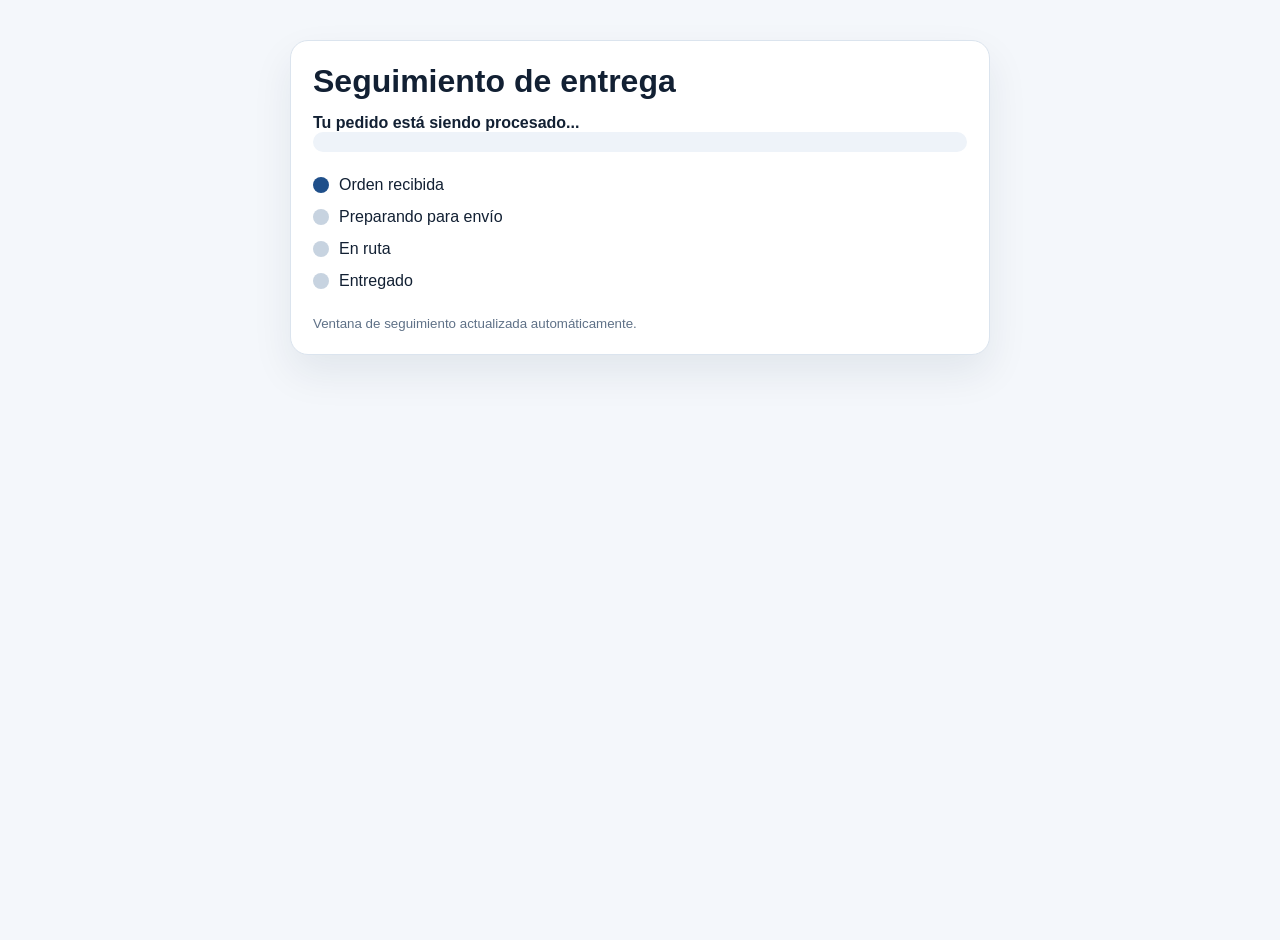
<file: delivery-status.html>
<!DOCTYPE html>
<html lang="es">
<head>
  <meta charset="UTF-8">
  <meta name="viewport" content="width=device-width, initial-scale=1.0">
  <title>Seguimiento de entrega</title>
  <link rel="stylesheet" href="styles.css">
  <style>
    body { background: #f4f7fb; }
    .delivery-page {
      max-width: 700px;
      margin: 40px auto;
      background: #fff;
      border: 1px solid #dbe4ee;
      border-radius: 18px;
      box-shadow: 0 18px 40px rgba(15, 35, 60, 0.08);
      padding: 22px;
    }
    .delivery-page h1 { margin-bottom: 14px; }
    .delivery-steps { list-style: none; padding: 0; margin: 24px 0; }
    .delivery-steps li { margin-bottom: 14px; display:flex; align-items:center; gap: 10px; }
    .dot { width: 16px; height: 16px; border-radius: 50%; background: #c7d3e0; transition: background 0.3s ease; }
    .dot.active { background: #1f4f8a; }
    .progress-bar {
      position: relative;
      width: 100%;
      height: 20px;
      border-radius: 999px;
      background: #eef3f9;
      overflow: hidden;
      margin-bottom: 24px;
    }
    .progress-bar-fill {
      height: 100%;
      width: 0;
      border-radius: inherit;
      background: linear-gradient(90deg, #1f4f8a, #4a75b8);
      transition: width 1s ease;
    }
    .delivery-status-text { font-weight: 600; }
  </style>
</head>
<body>
  <div class="delivery-page">
    <h1>Seguimiento de entrega</h1>
    <p class="delivery-status-text" id="status-text">Tu pedido está siendo procesado...</p>
    <div class="progress-bar">
      <div id="progressfill" class="progress-bar-fill"></div>
    </div>
    <ul class="delivery-steps">
      <li><span id="dot1" class="dot active"></span><span>Orden recibida</span></li>
      <li><span id="dot2" class="dot"></span><span>Preparando para envío</span></li>
      <li><span id="dot3" class="dot"></span><span>En ruta</span></li>
      <li><span id="dot4" class="dot"></span><span>Entregado</span></li>
    </ul>
    <small style="color:#5f7187;">Ventana de seguimiento actualizada automáticamente.</small>
  </div>

  <script>
    const steps = [
      { text: 'Orden recibida', pct: 25, dot:'dot1' },
      { text: 'Preparando para envío', pct: 50, dot:'dot2' },
      { text: 'En ruta', pct: 75, dot:'dot3' },
      { text: 'Entregado', pct: 100, dot:'dot4' }
    ];
    let i=0;
    const fill = document.getElementById('progressfill');
    const status = document.getElementById('status-text');

    const interval = setInterval(() => {
      if (i >= steps.length) {
        clearInterval(interval);
        status.textContent = '✅ Entregado. ¡Disfruta tu auto!';
        return;
      }
      const step = steps[i];
      fill.style.width = step.pct + '%';
      status.textContent = '🔄 ' + step.text;
      document.getElementById(step.dot).classList.add('active');
      i++;
    }, 1800);
  </script>
</body>
</html>
</file>
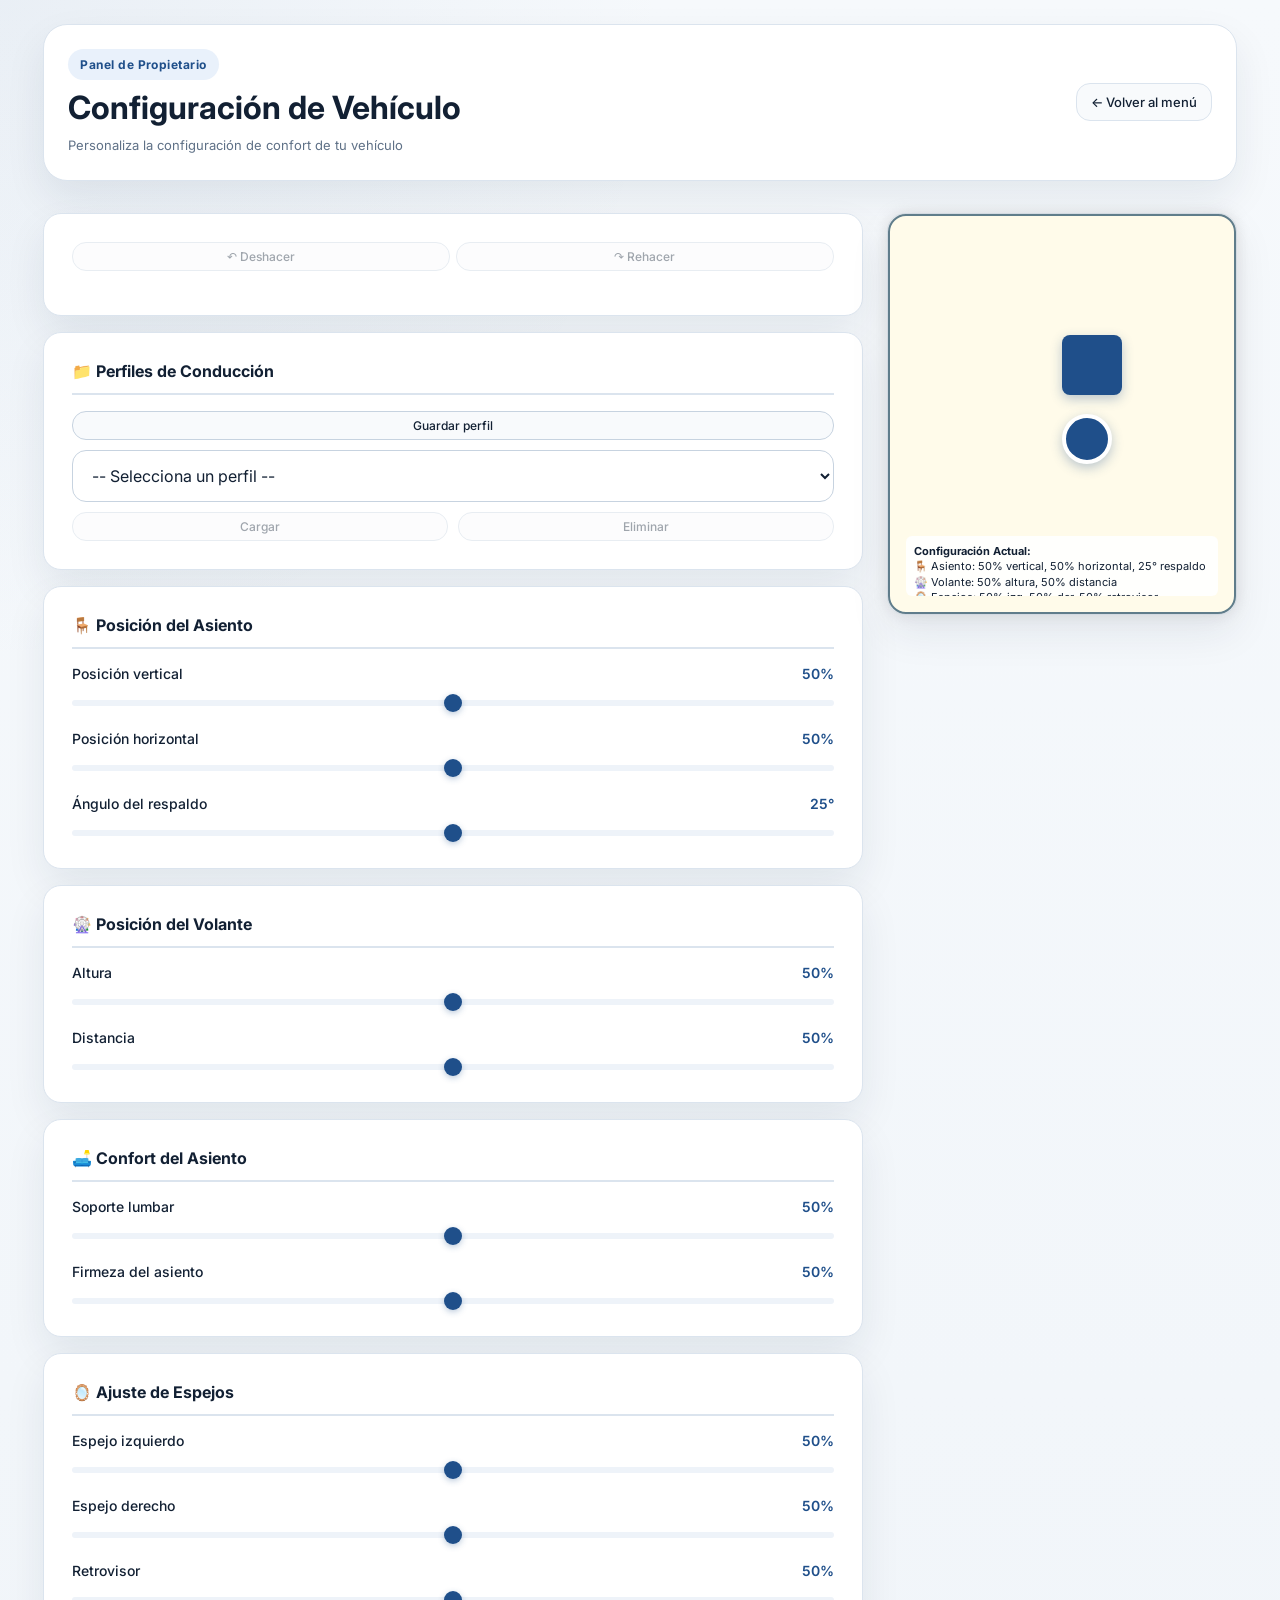
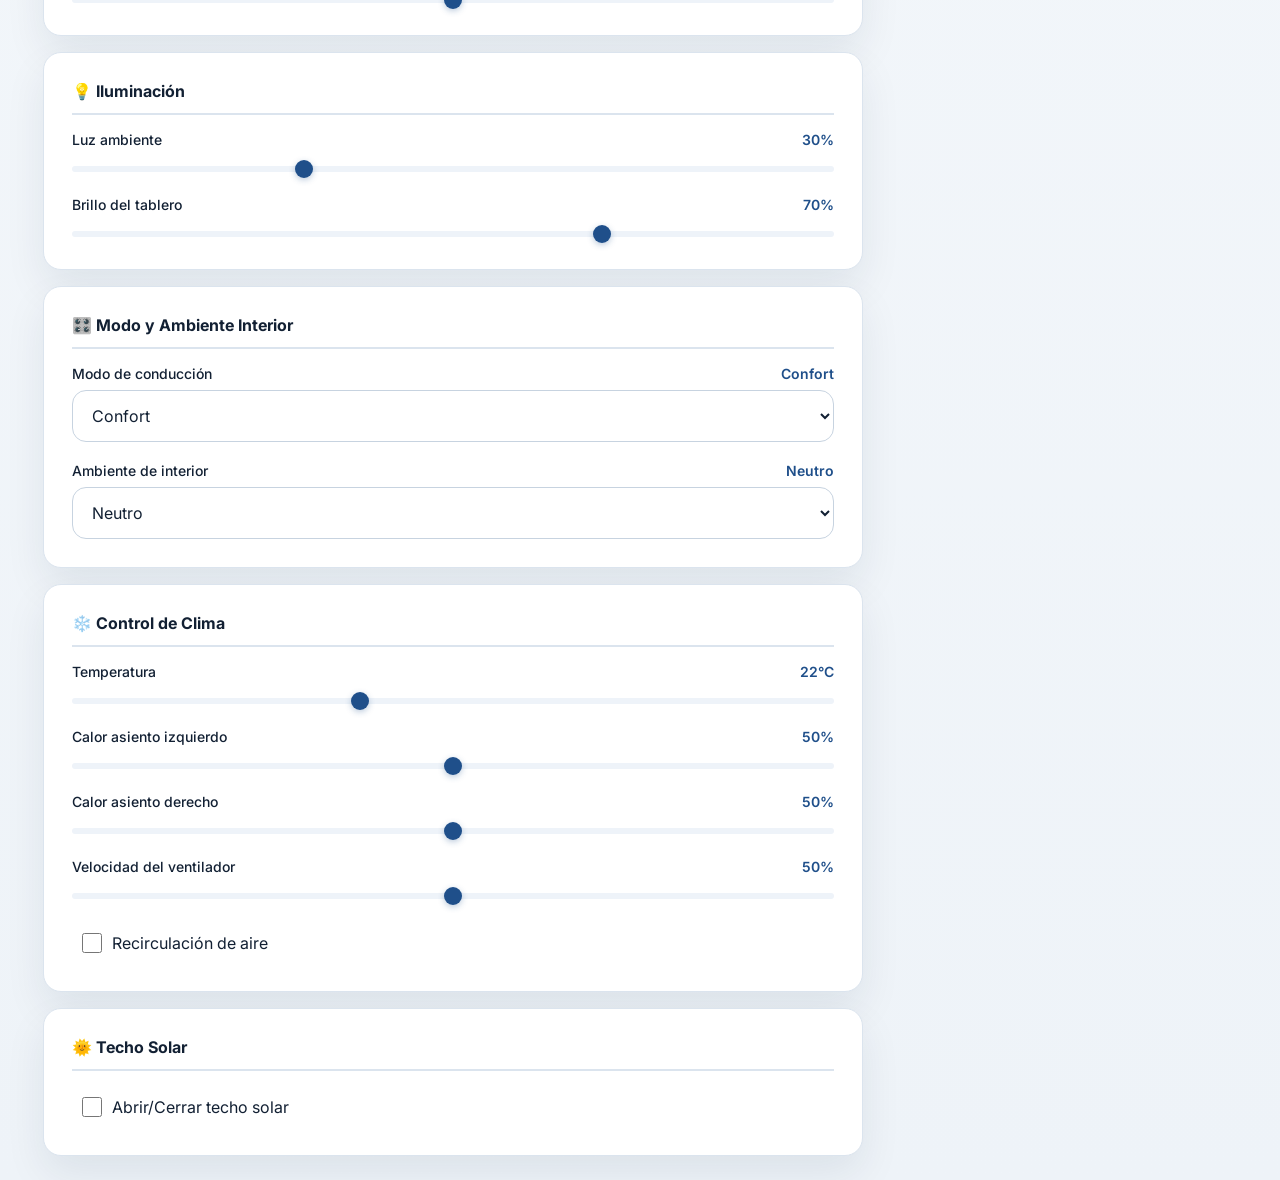
<file: owner-config.html>
<!doctype html>
<html lang="es">
	<head>
		<meta charset="UTF-8" />
		<meta name="viewport" content="width=device-width, initial-scale=1.0" />
		<title>Panel de Propietario - Configuración del Vehículo</title>
		<link rel="preconnect" href="https://fonts.googleapis.com" />
		<link rel="preconnect" href="https://fonts.gstatic.com" crossorigin />
		<link
			href="https://fonts.googleapis.com/css2?family=Inter:wght@400;500;600;700;800&display=swap"
			rel="stylesheet"
		/>
		<link rel="stylesheet" href="styles.css" />
		<style>
			#app {
				display: block;
				padding: clamp(16px, 2vw, 24px);
			}

			.topbar {
				display: flex;
				justify-content: space-between;
				align-items: center;
				margin-bottom: clamp(24px, 3vw, 32px);
				padding: clamp(16px, 2vw, 24px);
				background: var(--panel);
				border: 1px solid var(--line);
				border-radius: var(--radius-xl);
				box-shadow: var(--shadow);
			}

			.topbar-info {
				flex: 1;
			}

			.topbar h1 {
				font-size: clamp(1.5rem, 2.5vw, 2rem);
				margin: 8px 0;
				color: var(--text);
			}

			.topbar-text {
				color: var(--muted);
				font-size: 13px;
			}

			.topbar-actions {
				display: flex;
				gap: 8px;
				flex-wrap: wrap;
				justify-content: flex-end;
			}

			.btn-back {
				border: 1px solid var(--line);
				background: var(--panel-2);
				color: var(--text);
				border-radius: var(--radius-md);
				padding: 10px 14px;
				font: inherit;
				font-weight: 500;
				font-size: 13px;
				cursor: pointer;
				transition: all 0.2s ease;
			}

			.btn-back:hover {
				background: var(--accent);
				color: var(--primary);
				border-color: var(--primary);
			}

			.layout {
				display: grid;
				grid-template-columns: 1fr 350px;
				gap: clamp(16px, 2vw, 24px);
			}

			.config-section {
				background: var(--panel);
				border: 1px solid var(--line);
				border-radius: var(--radius-lg);
				padding: clamp(20px, 3vw, 28px);
				box-shadow: var(--shadow);
			}

			.config-section h3 {
				font-size: 16px;
				font-weight: 700;
				margin-bottom: 16px;
				color: var(--text);
				display: flex;
				align-items: center;
				gap: 8px;
				border-bottom: 2px solid var(--line);
				padding-bottom: 12px;
			}

			.control-group {
				margin-bottom: 20px;
			}

			.control-group:last-child {
				margin-bottom: 0;
			}

			.control-label {
				display: flex;
				justify-content: space-between;
				align-items: center;
				margin-bottom: 8px;
				font-weight: 500;
				font-size: 14px;
				color: var(--text);
			}

			.control-value {
				color: var(--primary);
				font-weight: 600;
				min-width: 60px;
				text-align: right;
			}

			input[type='range'] {
				width: 100%;
				height: 6px;
				border-radius: 999px;
				background: var(--bg-soft);
				outline: none;
				-webkit-appearance: none;
				appearance: none;
				cursor: pointer;
			}

			input[type='range']::-webkit-slider-thumb {
				-webkit-appearance: none;
				appearance: none;
				width: 18px;
				height: 18px;
				border-radius: 50%;
				background: var(--primary);
				cursor: pointer;
				box-shadow: 0 2px 6px rgba(31, 79, 138, 0.3);
				transition: all 0.2s ease;
			}

			input[type='range']::-webkit-slider-thumb:hover {
				transform: scale(1.15);
				box-shadow: 0 4px 12px rgba(31, 79, 138, 0.4);
			}

			input[type='range']::-moz-range-thumb {
				width: 18px;
				height: 18px;
				border-radius: 50%;
				background: var(--primary);
				cursor: pointer;
				border: none;
				box-shadow: 0 2px 6px rgba(31, 79, 138, 0.3);
				transition: all 0.2s ease;
			}

			input[type='range']::-moz-range-thumb:hover {
				transform: scale(1.15);
				box-shadow: 0 4px 12px rgba(31, 79, 138, 0.4);
			}

			.control-checkbox {
				display: flex;
				align-items: center;
				gap: 10px;
				cursor: pointer;
				padding: 10px;
				border-radius: var(--radius-md);
				transition: background 0.2s ease;
			}

			.control-checkbox:hover {
				background: var(--accent);
			}

			.control-checkbox input[type='checkbox'] {
				width: 20px;
				height: 20px;
				cursor: pointer;
				accent-color: var(--primary);
			}

			.preview-panel {
				position: sticky;
				top: clamp(16px, 2vw, 24px);
				height: fit-content;
			}

			#preview {
				width: 100%;
				height: 400px;
				background: var(--accent);
				border-radius: var(--radius-lg);
				border: 2px solid var(--line);
				padding: 20px;
				position: relative;
				overflow: hidden;
				display: flex;
				flex-direction: column;
				gap: 16px;
				transition: background-color 0.3s ease;
			}

			#seatVisual,
			#steeringVisual {
				position: absolute;
				transition: all 0.2s ease;
			}

			#seatVisual {
				width: 60px;
				height: 60px;
				background: var(--primary);
				border-radius: 8px;
				top: 30%;
				left: 50%;
				transform-origin: center;
				box-shadow: 0 4px 12px rgba(31, 79, 138, 0.3);
			}

			#steeringVisual {
				width: 50px;
				height: 50px;
				background: var(--primary);
				border-radius: 50%;
				border: 4px solid #fff;
				box-shadow: 0 4px 12px rgba(31, 79, 138, 0.3);
			}

			#previewText {
				position: absolute;
				bottom: 16px;
				left: 16px;
				right: 16px;
				font-size: 11px;
				color: var(--text);
				background: rgba(255, 255, 255, 0.9);
				padding: 8px;
				border-radius: 6px;
				max-height: 60px;
				overflow-y: auto;
				line-height: 1.4;
			}

			.history-controls {
				display: flex;
				gap: 6px;
				margin-bottom: 16px;
				flex-wrap: wrap;
			}

			.btn-history {
				border: 1px solid var(--line-strong);
				background: var(--panel-2);
				color: var(--text);
				border-radius: var(--radius-md);
				padding: 6px 10px;
				font: inherit;
				font-weight: 500;
				font-size: 12px;
				cursor: pointer;
				transition: all 0.2s ease;
				flex: 1;
				min-width: 60px;
			}

			.btn-history:hover:not(:disabled) {
				background: var(--accent);
				color: var(--primary);
				border-color: var(--primary);
				transform: translateY(-1px);
			}

			.btn-history:disabled {
				opacity: 0.4;
				cursor: not-allowed;
			}

			@media (max-width: 1024px) {
				.layout {
					grid-template-columns: 1fr;
				}

				.preview-panel {
					position: static;
				}

				#preview {
					height: 300px;
				}

				#previewText {
					font-size: 10px;
					max-height: 50px;
				}
			}

			@media (max-width: 768px) {
				.topbar {
					flex-direction: column;
					align-items: flex-start;
					gap: 12px;
				}

				.topbar-actions {
					width: 100%;
					justify-content: flex-start;
				}
			}
		</style>
	</head>
	<body>
		<div id="app">
			<header class="topbar">
				<div class="topbar-info">
					<span class="kicker">Panel de Propietario</span>
					<h1 id="nombreUsuario">Configuración de Vehículo</h1>
					<p class="topbar-text">Personaliza la configuración de confort de tu vehículo</p>
				</div>
				<div class="topbar-actions">
					<button class="btn-back" onclick="goToMenu()">← Volver al menú</button>
				</div>
			</header>

			<main class="layout">
				<section style="display: flex; flex-direction: column; gap: 16px;">
					<!-- Controles de Historial -->
					<div class="config-section">
						<div class="history-controls">
							<button id="btnUndo" class="btn-history" onclick="undoOwnerConfig()" title="Deshacer (Ctrl+Z)">↶ Deshacer</button>
							<button id="btnRedo" class="btn-history" onclick="redoOwnerConfig()" title="Rehacer (Ctrl+Y)">↷ Rehacer</button>
						</div>
					</div>

					<!-- Gestión de Perfiles -->
					<div class="config-section">
						<h3>📁 Perfiles de Conducción</h3>
						<div style="display: flex; flex-wrap: wrap; gap: 10px; align-items: center;">
							<button class="btn-history" onclick="saveProfile()">Guardar perfil</button>
							<select id="profileSelect" onchange="onProfileSelectChange()">
								<option value="">-- Selecciona un perfil --</option>
							</select>
							<button id="btnLoadProfile" class="btn-history" onclick="loadProfile()" disabled>Cargar</button>
							<button id="btnDeleteProfile" class="btn-history" onclick="deleteProfile()" disabled>Eliminar</button>
						</div>
						<span id="profileBadge" class="profile-badge" style="display:none; margin-top: 8px; font-size: 0.9rem;"></span>
					</div>

					<!-- Configuración de Asiento -->
					<div class="config-section">
						<h3>🪑 Posición del Asiento</h3>

						<div class="control-group">
							<div class="control-label">
								<span>Posición vertical</span>
								<span class="control-value" id="seatVerticalLabel">50%</span>
							</div>
							<input
								type="range"
								id="seatVertical"
								min="0"
								max="100"
								value="50"
								onchange="handleSeatVertical(this.value)"
								oninput="handleSeatVertical(this.value)"
							/>
						</div>

						<div class="control-group">
							<div class="control-label">
								<span>Posición horizontal</span>
								<span class="control-value" id="seatHorizontalLabel">50%</span>
							</div>
							<input
								type="range"
								id="seatHorizontal"
								min="0"
								max="100"
								value="50"
								onchange="handleSeatHorizontal(this.value)"
								oninput="handleSeatHorizontal(this.value)"
							/>
						</div>

						<div class="control-group">
							<div class="control-label">
								<span>Ángulo del respaldo</span>
								<span class="control-value" id="backrestLabel">25°</span>
							</div>
							<input
								type="range"
								id="backrest"
								min="0"
								max="50"
								value="25"
								onchange="handleBackrest(this.value)"
								oninput="handleBackrest(this.value)"
							/>
						</div>
					</div>

					<!-- Configuración del Volante -->
					<div class="config-section">
						<h3>🎡 Posición del Volante</h3>

						<div class="control-group">
							<div class="control-label">
								<span>Altura</span>
								<span class="control-value" id="steeringHeightLabel">50%</span>
							</div>
							<input
								type="range"
								id="steeringHeight"
								min="0"
								max="100"
								value="50"
								onchange="handleSteeringHeight(this.value)"
								oninput="handleSteeringHeight(this.value)"
							/>
						</div>

						<div class="control-group">
							<div class="control-label">
								<span>Distancia</span>
								<span class="control-value" id="steeringDistanceLabel">50%</span>
							</div>
							<input
								type="range"
								id="steeringDistance"
								min="0"
								max="100"
								value="50"
								onchange="handleSteeringDistance(this.value)"
								oninput="handleSteeringDistance(this.value)"
							/>
						</div>
					</div>

					<!-- Confort del Asiento -->
					<div class="config-section">
						<h3>🛋️ Confort del Asiento</h3>

						<div class="control-group">
							<div class="control-label">
								<span>Soporte lumbar</span>
								<span class="control-value" id="lumbarSupportLabel">50%</span>
							</div>
							<input
								type="range"
								id="lumbarSupport"
								min="0"
								max="100"
								value="50"
								onchange="handleLumbarSupport(this.value)"
								oninput="handleLumbarSupport(this.value)"
							/>
						</div>

						<div class="control-group">
							<div class="control-label">
								<span>Firmeza del asiento</span>
								<span class="control-value" id="seatFirmnessLabel">50%</span>
							</div>
							<input
								type="range"
								id="seatFirmness"
								min="0"
								max="100"
								value="50"
								onchange="handleSeatFirmness(this.value)"
								oninput="handleSeatFirmness(this.value)"
							/>
						</div>
					</div>

					<!-- Configuración de Espejos -->
					<div class="config-section">
						<h3>🪞 Ajuste de Espejos</h3>

						<div class="control-group">
							<div class="control-label">
								<span>Espejo izquierdo</span>
								<span class="control-value" id="mirrorLeftLabel">50%</span>
							</div>
							<input
								type="range"
								id="mirrorLeft"
								min="0"
								max="100"
								value="50"
								onchange="handleMirrorLeft(this.value)"
								oninput="handleMirrorLeft(this.value)"
							/>
						</div>

						<div class="control-group">
							<div class="control-label">
								<span>Espejo derecho</span>
								<span class="control-value" id="mirrorRightLabel">50%</span>
							</div>
							<input
								type="range"
								id="mirrorRight"
								min="0"
								max="100"
								value="50"
								onchange="handleMirrorRight(this.value)"
								oninput="handleMirrorRight(this.value)"
							/>
						</div>

						<div class="control-group">
							<div class="control-label">
								<span>Retrovisor</span>
								<span class="control-value" id="rearviewLabel">50%</span>
							</div>
							<input
								type="range"
								id="rearview"
								min="0"
								max="100"
								value="50"
								onchange="handleRearview(this.value)"
								oninput="handleRearview(this.value)"
							/>
						</div>
					</div>

					<!-- Configuración de Iluminación -->
					<div class="config-section">
						<h3>💡 Iluminación</h3>

						<div class="control-group">
							<div class="control-label">
								<span>Luz ambiente</span>
								<span class="control-value" id="ambientLightLabel">30%</span>
							</div>
							<input
								type="range"
								id="ambientLight"
								min="0"
								max="100"
								value="30"
								onchange="handleAmbientLight(this.value)"
								oninput="handleAmbientLight(this.value)"
							/>
						</div>

						<div class="control-group">
							<div class="control-label">
								<span>Brillo del tablero</span>
								<span class="control-value" id="dashboardBrightnessLabel">70%</span>
							</div>
							<input
								type="range"
								id="dashboardBrightness"
								min="0"
								max="100"
								value="70"
								onchange="handleDashboardBrightness(this.value)"
								oninput="handleDashboardBrightness(this.value)"
							/>
						</div>
					</div>

					<!-- Modo y Ambiente Interior -->
					<div class="config-section">
						<h3>🎛️ Modo y Ambiente Interior</h3>

						<div class="control-group" style="flex-direction: column; gap: 10px;">
							<label class="control-label" style="justify-content: space-between; gap: 10px;">
								<span>Modo de conducción</span>
								<span class="control-value" id="drivingModeLabel">Confort</span>
							</label>
							<select id="drivingMode" onchange="handleDrivingMode(this.value)">
								<option value="Confort">Confort</option>
								<option value="Económico">Económico</option>
								<option value="Deportivo">Deportivo</option>
							</select>
						</div>

						<div class="control-group" style="flex-direction: column; gap: 10px;">
							<label class="control-label" style="justify-content: space-between; gap: 10px;">
								<span>Ambiente de interior</span>
								<span class="control-value" id="ambientThemeLabel">Neutro</span>
							</label>
							<select id="ambientTheme" onchange="handleAmbientTheme(this.value)">
								<option value="Neutro">Neutro</option>
								<option value="Cálido">Cálido</option>
								<option value="Frío">Frío</option>
							</select>
						</div>
					</div>

					<!-- Configuración de Clima -->
					<div class="config-section">
						<h3>❄️ Control de Clima</h3>

						<div class="control-group">
							<div class="control-label">
								<span>Temperatura</span>
								<span class="control-value" id="temperatureLabel">22°C</span>
							</div>
							<input
								type="range"
								id="temperature"
								min="16"
								max="32"
								value="22"
								onchange="handleTemperature(this.value)"
								oninput="handleTemperature(this.value)"
							/>
						</div>

						<div class="control-group">
							<div class="control-label">
								<span>Calor asiento izquierdo</span>
								<span class="control-value" id="leftSeatHeatLabel">50%</span>
							</div>
							<input
								type="range"
								id="leftSeatHeat"
								min="0"
								max="100"
								value="50"
								onchange="handleLeftSeatHeat(this.value)"
								oninput="handleLeftSeatHeat(this.value)"
							/>
						</div>

						<div class="control-group">
							<div class="control-label">
								<span>Calor asiento derecho</span>
								<span class="control-value" id="rightSeatHeatLabel">50%</span>
							</div>
							<input
								type="range"
								id="rightSeatHeat"
								min="0"
								max="100"
								value="50"
								onchange="handleRightSeatHeat(this.value)"
								oninput="handleRightSeatHeat(this.value)"
							/>
						</div>

						<div class="control-group">
							<div class="control-label">
								<span>Velocidad del ventilador</span>
								<span class="control-value" id="fanSpeedLabel">50%</span>
							</div>
							<input
								type="range"
								id="fanSpeed"
								min="0"
								max="100"
								value="50"
								onchange="handleFanSpeed(this.value)"
								oninput="handleFanSpeed(this.value)"
							/>
						</div>

						<div class="control-checkbox">
							<input type="checkbox" id="recirculation" onchange="handleRecirculation(this.checked)" />
							<label for="recirculation" style="cursor: pointer; margin: 0; flex: 1;">Recirculación de aire</label>
						</div>
					</div>

					<!-- Configuración del Techo Solar -->
					<div class="config-section">
						<h3>🌞 Techo Solar</h3>

						<div class="control-checkbox">
							<input type="checkbox" id="sunroof" onchange="handleSunroof(this.checked)" />
							<label for="sunroof" style="cursor: pointer; margin: 0; flex: 1;">Abrir/Cerrar techo solar</label>
						</div>
					</div>
				</section>

				<!-- Panel de Previsualización -->
				<section class="preview-panel">
					<div class="config-section" style="height: 100%; padding: 0; display: flex; flex-direction: column;">
						<div style="flex: 1; position: relative;">
							<div id="preview">
								<div id="seatVisual"></div>
								<div id="steeringVisual"></div>
								<div id="previewText"></div>
							</div>
						</div>
					</div>
				</section>
			</main>
		</div>

		<script src="owner-config.js"></script>
	</body>
</html>
</file>
<file: styles.css>
:root {
    --bg: #f4f7fb;
    --bg-soft: #eef3f9;
    --panel: #ffffff;
    --panel-2: #f8fafc;
    --line: #dbe4ee;
    --line-strong: #c7d3e0;
    --text: #122033;
    --muted: #5f7187;
    --primary: #1f4f8a;
    --primary-strong: #163d6d;
    --accent: #e9f1fb;
    --shadow: 0 18px 40px rgba(15, 35, 60, 0.08);
    --radius-xl: 24px;
    --radius-lg: 18px;
    --radius-md: 14px;
}

* {
    margin: 0;
    padding: 0;
    box-sizing: border-box;
}

body {
    font-family: 'Inter', 'Segoe UI', sans-serif;
    background:
        radial-gradient(circle at top left, rgba(31, 79, 138, 0.06), transparent 22%),
        linear-gradient(180deg, #f6f9fc 0%, #eef3f8 100%);
    color: var(--text);
    min-height: 100vh;
    min-height: 100dvh;
}

#bienvenida {
    position: fixed;
    inset: 0;
    display: flex;
    align-items: center;
    justify-content: center;
    padding: clamp(16px, 2vw, 24px);
    background: rgba(236, 242, 248, 0.9);
    backdrop-filter: blur(5px);
    z-index: 20;
    overflow: auto;
}

.welcome-card {
    width: min(1100px, 100%);
    max-height: calc(100dvh - 32px);
    display: grid;
    grid-template-columns: minmax(0, 1.15fr) minmax(320px, 0.85fr);
    gap: clamp(16px, 2vw, 24px);
}

.welcome-copy,
.welcome-form,
.panel {
    background: var(--panel);
    border: 1px solid var(--line);
    border-radius: var(--radius-xl);
    box-shadow: var(--shadow);
}

.welcome-copy {
    padding: clamp(24px, 3vw, 42px);
}

.kicker,
.form-badge,
.section-label,
.topbar-badge,
.mini-label,
.price-tag {
    display: inline-flex;
    align-items: center;
    padding: 8px 12px;
    border-radius: 999px;
    background: var(--accent);
    color: var(--primary);
    font-size: 12px;
    font-weight: 700;
    letter-spacing: 0.04em;
}

.welcome-copy h1 {
    font-size: clamp(2rem, 4vw, 3.7rem);
    line-height: 1.05;
    margin: 18px 0 16px;
    max-width: 11ch;
}

.welcome-copy p {
    color: var(--muted);
    line-height: 1.75;
    max-width: 62ch;
}

.welcome-points {
    display: grid;
    gap: 14px;
    margin-top: 28px;
}

.point {
    padding: 18px 20px;
    border-radius: var(--radius-lg);
    background: var(--panel-2);
    border: 1px solid var(--line);
}

.point strong {
    display: block;
    margin-bottom: 6px;
    font-size: 0.98rem;
}

.point span {
    color: var(--muted);
    line-height: 1.6;
    font-size: 0.94rem;
}

.welcome-form {
    padding: clamp(22px, 2.5vw, 34px);
    display: flex;
    flex-direction: column;
    justify-content: center;
}

.welcome-form h2 {
    margin: 18px 0 8px;
    font-size: 1.9rem;
}

.welcome-form p {
    color: var(--muted);
    margin-bottom: 18px;
    line-height: 1.6;
}

#nombre,
select,
input[type="color"] {
    width: 100%;
    border: 1px solid var(--line-strong);
    border-radius: var(--radius-md);
    background: #fff;
    color: var(--text);
    padding: 14px 15px;
    font: inherit;
    outline: none;
    transition: border-color 0.2s ease, box-shadow 0.2s ease, transform 0.2s ease;
}

#nombre:focus,
select:focus,
input[type="color"]:focus {
    border-color: #7ea4d2;
    box-shadow: 0 0 0 4px rgba(31, 79, 138, 0.08);
}

#btnIniciar {
    margin-top: 14px;
    border: none;
    border-radius: var(--radius-md);
    padding: 15px 18px;
    background: linear-gradient(180deg, var(--primary), var(--primary-strong));
    color: #fff;
    font: inherit;
    font-weight: 700;
    cursor: pointer;
    transition: transform 0.2s ease, filter 0.2s ease;
}

#btnIniciar:hover {
    transform: translateY(-1px);
    filter: brightness(1.03);
}

#app {
    display: none;
    width: min(1400px, calc(100% - clamp(20px, 3vw, 40px)));
    margin: 0 auto;
    padding: clamp(18px, 2.5vw, 34px) 0 clamp(24px, 3vw, 40px);
}

.topbar {
    display: flex;
    justify-content: space-between;
    align-items: flex-end;
    gap: 16px;
    margin-bottom: 22px;
}

#saludo {
    margin: 10px 0 8px;
    font-size: clamp(1.8rem, 3vw, 2.8rem);
    line-height: 1.1;
}

.topbar-text {
    color: var(--muted);
    line-height: 1.6;
}

.layout {
    display: grid;
    grid-template-columns: minmax(320px, 1.02fr) minmax(300px, 0.98fr);
    gap: clamp(16px, 2vw, 24px);
    align-items: stretch;
}

.panel {
    padding: clamp(18px, 2vw, 26px);
    min-width: 0;
}

.panel-head {
    margin-bottom: 22px;
}

.panel-head h2 {
    margin-top: 10px;
    font-size: 1.4rem;
}

.form-grid {
    display: grid;
    grid-template-columns: repeat(2, minmax(0, 1fr));
    gap: clamp(14px, 1.5vw, 18px);
}

.field {
    display: flex;
    flex-direction: column;
    gap: 9px;
}

.field-full {
    grid-column: 1 / -1;
}

.field label {
    font-size: 0.95rem;
    font-weight: 600;
    color: var(--text);
}

.color-box {
    display: flex;
    align-items: center;
    gap: 12px;
    padding: 10px 12px;
    background: var(--panel-2);
    border: 1px solid var(--line);
    border-radius: var(--radius-md);
}

input[type="color"] {
    width: 64px;
    min-width: 64px;
    height: 42px;
    padding: 4px;
    cursor: pointer;
}

.color-box span,
.muted {
    color: var(--muted);
}

.extras {
    display: grid;
    grid-template-columns: repeat(2, minmax(0, 1fr));
    gap: 12px;
    margin-top: 8px;
}

.extras.collapsed {
    display: none;
}

.btn-small {
    border: 1px solid var(--line-strong);
    background: var(--panel-2);
    color: var(--text);
    border-radius: var(--radius-md);
    padding: 8px 12px;
    font: inherit;
    cursor: pointer;
    transition: all 0.2s ease;
    margin-top: 6px;
}

.btn-small:hover {
    background: #e9f1fb;
}

.extras button {
    border: 1px solid var(--line);
    background: var(--panel-2);
    border-radius: 16px;
    padding: 14px 14px;
    text-align: left;
    font: inherit;
    font-weight: 600;
    color: var(--text);
    cursor: pointer;
    transition: all 0.2s ease;
    display: flex;
    flex-direction: column;
    gap: 6px;
}

.extras button span {
    font-size: 0.88rem;
    font-weight: 500;
    color: var(--muted);
}

.extras button:hover {
    border-color: #aebfd3;
    transform: translateY(-1px);
}

.extras button.activo {
    background: #edf4fc;
    border-color: #87a7cc;
    box-shadow: inset 0 0 0 1px rgba(31, 79, 138, 0.08);
}

.vehicle-card {
    display: grid;
    gap: 18px;
}

.vehicle-stage {
    background: linear-gradient(180deg, #f8fbfe 0%, #eef3f8 100%);
    border: 1px solid var(--line);
    border-radius: 22px;
    padding: clamp(16px, 2vw, 20px);
    min-height: clamp(260px, 42vh, 420px);
    display: flex;
    flex-direction: column;
    justify-content: space-between;
}

.vehicle-stage-top {
    display: flex;
    justify-content: flex-end;
}

#carro {
    width: 100%;
    max-width: 100%;
    max-height: clamp(210px, 34vh, 320px);
    object-fit: contain;
    display: block;
    margin: 0 auto;
    border-radius: 18px;
}

.price-box,
.description-box {
    border: 1px solid var(--line);
    background: var(--panel-2);
    border-radius: 18px;
    padding: 18px;
}

#precio {
    margin-top: 6px;
    font-size: 2rem;
    line-height: 1.1;
}

.description-box p {
    line-height: 1.7;
    color: var(--text);
}

@media (max-width: 980px) {
    .welcome-card,
    .layout {
        grid-template-columns: 1fr;
    }

    .topbar {
        flex-direction: column;
        align-items: flex-start;
    }
}

@media (max-width: 640px) {
    #bienvenida {
        padding: 16px;
        align-items: flex-start;
        overflow-y: auto;
    }

    .welcome-copy,
    .welcome-form,
    .panel {
        padding: 20px;
    }

    .form-grid,
    .extras {
        grid-template-columns: 1fr;
    }

    .welcome-copy h1 {
        max-width: none;
        font-size: 2rem;
    }

    #app {
        width: min(100% - 20px, 1240px);
        padding-top: 20px;
    }

    .vehicle-stage {
        min-height: 280px;
    }

    #precio {
        font-size: 1.7rem;
    }
}


img,
select,
input,
button {
    max-width: 100%;
}

@media (min-width: 1440px) {
    .layout {
        grid-template-columns: minmax(420px, 0.95fr) minmax(420px, 1.05fr);
    }
}

@media (max-width: 1200px) {
    .extras {
        grid-template-columns: 1fr;
    }
}

@media (max-width: 980px) {
    .welcome-card {
        max-height: none;
        grid-template-columns: 1fr;
    }

    .layout {
        grid-template-columns: 1fr;
    }

    .panel {
        padding: 16px;
    }

    .vehicle-stage {
        min-height: 260px;
    }

    .form-grid {
        grid-template-columns: 1fr;
    }

    .extras {
        grid-template-columns: 1fr;
    }

    .price-box {
        justify-content: space-between;
    }

    .btn-entregar,
    #btnIniciar,
    .btn-primary,
    #btnCancelar,
    .btn-small {
        width: 100%;
    }
}

@media (max-width: 640px) {
    body {
        background: linear-gradient(180deg, #f6f9fc 0%, #f8fafc 100%);
    }

    #app {
        width: calc(100% - 24px);
        padding: 12px 0 24px;
    }

    .topbar {
        flex-direction: column;
        align-items: flex-start;
        gap: 10px;
    }

    .topbar-badge {
        width: max-content;
    }

    .panel {
        padding: 12px;
    }

    .vehicle-stage img {
        width: 100%;
        height: auto;
    }

    #precio {
        font-size: 1.6rem;
    }

    .description-box p {
        font-size: 0.95rem;
    }

    #btnIniciar,
    .btn-entregar,
    .btn-primary,
    #btnCancelar,
    .btn-small {
        padding: 12px;
        font-size: 0.95rem;
    }
}

@media (max-width: 480px) {
    .welcome-card,
    .panel,
    #bienvenida,
    .vehicle-card {
        border-radius: 14px;
    }

    .section-label,
    .kicker,
    .topbar-text,
    .muted {
        font-size: 0.85rem;
    }

    h1, h2 {
        font-size: clamp(1.4rem, 5vw, 2rem);
    }

    .form-grid {
        gap: 10px;
    }

    .extras button {
        padding: 10px;
        font-size: 0.9rem;
    }
}


/* Modal styles */
.modal {
    position: fixed;
    inset: 0;
    display: none;
    align-items: center;
    justify-content: center;
    z-index: 1000;
}

.modal-backdrop {
    position: absolute;
    inset: 0;
    background: rgba(0, 0, 0, 0.5);
    backdrop-filter: blur(2px);
}

.modal-content {
    background: var(--panel);
    border: 1px solid var(--line);
    border-radius: var(--radius-xl);
    box-shadow: var(--shadow);
    max-width: 700px;
    width: 95%;
    max-height: 90vh;
    overflow-y: auto;
    position: relative;
    z-index: 1001;
}

.modal-header {
    padding: 20px 24px;
    border-bottom: 1px solid var(--line);
    display: flex;
    justify-content: space-between;
    align-items: center;
}

.modal-header h2 {
    margin: 0;
    font-size: 1.4rem;
}

.modal-close {
    background: none;
    border: none;
    font-size: 24px;
    cursor: pointer;
    color: var(--muted);
}

.modal-body {
    padding: 24px;
}

.delivery-info {
    display: flex;
    flex-direction: column;
    gap: 16px;
}

.info-item {
    display: flex;
    flex-direction: column;
    gap: 4px;
}

.info-item strong {
    font-weight: 600;
    color: var(--text);
}

.info-item span, .info-item p {
    color: var(--muted);
    line-height: 1.6;
}

.modal-footer {
    padding: 20px 24px;
    border-top: 1px solid var(--line);
    display: flex;
    justify-content: flex-end;
    gap: 12px;
}

.btn-primary {
    border: none;
    border-radius: var(--radius-md);
    padding: 12px 18px;
    background: linear-gradient(180deg, var(--primary), var(--primary-strong));
    color: #fff;
    font: inherit;
    font-weight: 600;
    cursor: pointer;
    transition: transform 0.2s ease, filter 0.2s ease;
}

.btn-primary:hover {
    transform: translateY(-1px);
    filter: brightness(1.03);
}

#btnCancelar {
    border: 1px solid var(--line);
    background: var(--panel-2);
    border-radius: var(--radius-md);
    padding: 12px 18px;
    color: var(--text);
    font: inherit;
    cursor: pointer;
    transition: background 0.2s ease;
}

#btnCancelar:hover {
    background: var(--line);
}

.btn-entregar {
    border: none;
    border-radius: var(--radius-md);
    padding: 14px 20px;
    background: linear-gradient(180deg, var(--primary), var(--primary-strong));
    color: #fff;
    font: inherit;
    font-weight: 700;
    cursor: pointer;
    transition: transform 0.2s ease, filter 0.2s ease;
    margin-top: 20px;
}

.btn-entregar:hover {
    transform: translateY(-1px);
    filter: brightness(1.03);
}

.delivery-alert {
    position: fixed;
    bottom: 24px;
    right: 24px;
    background: #1f4f8a;
    color: #fff;
    border-radius: 12px;
    padding: 12px 16px;
    box-shadow: var(--shadow);
    font-weight: 600;
    z-index: 9999;
    animation: fadeInOut 3s ease forwards;
}

.modal {
    z-index: 1000;
}


@keyframes fadeInOut {
    0% { opacity: 0; transform: translateY(10px); }
    10% { opacity: 1; transform: translateY(0); }
    90% { opacity: 1; }
    100% { opacity: 0; transform: translateY(-8px); }
}

/* ===== Custom Toast Notifications ===== */
.toast-container {
    position: fixed;
    top: 24px;
    right: 24px;
    z-index: 10000;
    display: flex;
    flex-direction: column;
    gap: 10px;
    pointer-events: none;
}

.toast {
    pointer-events: auto;
    display: flex;
    align-items: center;
    gap: 12px;
    padding: 14px 20px;
    border-radius: var(--radius-md);
    background: var(--panel);
    border: 1px solid var(--line);
    box-shadow: 0 12px 32px rgba(15, 35, 60, 0.15);
    font-size: 14px;
    font-weight: 500;
    color: var(--text);
    animation: toastSlideIn 0.4s cubic-bezier(0.16, 1, 0.3, 1) forwards;
    max-width: 380px;
    min-width: 260px;
    backdrop-filter: blur(12px);
}

.toast.toast-exit {
    animation: toastSlideOut 0.35s cubic-bezier(0.55, 0, 1, 0.45) forwards;
}

.toast-icon {
    font-size: 20px;
    line-height: 1;
    flex-shrink: 0;
}

.toast-message {
    flex: 1;
    line-height: 1.4;
}

.toast--success {
    border-left: 4px solid #34a853;
    background: linear-gradient(135deg, #f0fdf4, var(--panel));
}

.toast--error {
    border-left: 4px solid #ea4335;
    background: linear-gradient(135deg, #fef2f2, var(--panel));
}

.toast--warning {
    border-left: 4px solid #f59e0b;
    background: linear-gradient(135deg, #fffbeb, var(--panel));
}

.toast--info {
    border-left: 4px solid var(--primary);
    background: linear-gradient(135deg, var(--accent), var(--panel));
}

@keyframes toastSlideIn {
    from {
        opacity: 0;
        transform: translateX(80px) scale(0.95);
    }
    to {
        opacity: 1;
        transform: translateX(0) scale(1);
    }
}

@keyframes toastSlideOut {
    from {
        opacity: 1;
        transform: translateX(0) scale(1);
    }
    to {
        opacity: 0;
        transform: translateX(80px) scale(0.95);
    }
}

/* ===== Custom Modal System (shared) ===== */
.custom-modal-overlay {
    position: fixed;
    inset: 0;
    display: flex;
    align-items: center;
    justify-content: center;
    z-index: 9000;
    opacity: 0;
    visibility: hidden;
    transition: opacity 0.3s ease, visibility 0.3s ease;
}

.custom-modal-overlay.active {
    opacity: 1;
    visibility: visible;
}

.custom-modal-backdrop {
    position: absolute;
    inset: 0;
    background: rgba(18, 32, 51, 0.45);
    backdrop-filter: blur(6px);
}

.custom-modal-box {
    position: relative;
    z-index: 9001;
    background: var(--panel);
    border: 1px solid var(--line);
    border-radius: var(--radius-xl);
    box-shadow: 0 24px 60px rgba(15, 35, 60, 0.2);
    max-width: 460px;
    width: 92%;
    transform: scale(0.92) translateY(20px);
    transition: transform 0.35s cubic-bezier(0.16, 1, 0.3, 1);
    overflow: hidden;
}

.custom-modal-overlay.active .custom-modal-box {
    transform: scale(1) translateY(0);
}

.custom-modal-header {
    padding: 24px 24px 0;
    display: flex;
    align-items: flex-start;
    gap: 14px;
}

.custom-modal-header-icon {
    font-size: 32px;
    line-height: 1;
    flex-shrink: 0;
}

.custom-modal-header-text h3 {
    font-size: 18px;
    font-weight: 700;
    color: var(--text);
    margin-bottom: 4px;
}

.custom-modal-header-text p {
    font-size: 13px;
    color: var(--muted);
    line-height: 1.5;
}

.custom-modal-body {
    padding: 20px 24px;
}

.custom-modal-body input[type='text'] {
    width: 100%;
    border: 1px solid var(--line-strong);
    border-radius: var(--radius-md);
    background: #fff;
    color: var(--text);
    padding: 12px 14px;
    font: inherit;
    font-size: 14px;
    outline: none;
    transition: border-color 0.2s ease, box-shadow 0.2s ease;
}

.custom-modal-body input[type='text']:focus {
    border-color: var(--primary);
    box-shadow: 0 0 0 3px rgba(31, 79, 138, 0.1);
}

.custom-modal-body .modal-profile-info {
    padding: 14px;
    background: var(--accent);
    border-radius: var(--radius-md);
    border: 1px solid var(--line);
    font-size: 13px;
    color: var(--text);
    line-height: 1.6;
}

.custom-modal-body .modal-profile-info strong {
    display: block;
    margin-bottom: 4px;
    color: var(--primary);
}

.custom-modal-footer {
    padding: 16px 24px 24px;
    display: flex;
    justify-content: flex-end;
    gap: 10px;
}

.custom-modal-footer button {
    border-radius: var(--radius-md);
    padding: 10px 18px;
    font: inherit;
    font-size: 13px;
    font-weight: 600;
    cursor: pointer;
    transition: all 0.2s ease;
}

.custom-modal-footer .btn-modal-cancel {
    border: 1px solid var(--line);
    background: var(--panel-2);
    color: var(--text);
}

.custom-modal-footer .btn-modal-cancel:hover {
    background: var(--line);
}

.custom-modal-footer .btn-modal-confirm {
    border: none;
    background: linear-gradient(180deg, var(--primary), var(--primary-strong));
    color: #fff;
}

.custom-modal-footer .btn-modal-confirm:hover {
    transform: translateY(-1px);
    filter: brightness(1.05);
}

.custom-modal-footer .btn-modal-danger {
    border: none;
    background: linear-gradient(180deg, #ea4335, #c5221f);
    color: #fff;
}

.custom-modal-footer .btn-modal-danger:hover {
    transform: translateY(-1px);
    filter: brightness(1.05);
}

@media (max-width: 640px) {
    .toast-container {
        top: 12px;
        right: 12px;
        left: 12px;
    }

    .toast {
        max-width: 100%;
        min-width: unset;
    }

    .custom-modal-box {
        width: 96%;
    }
}
</file>
